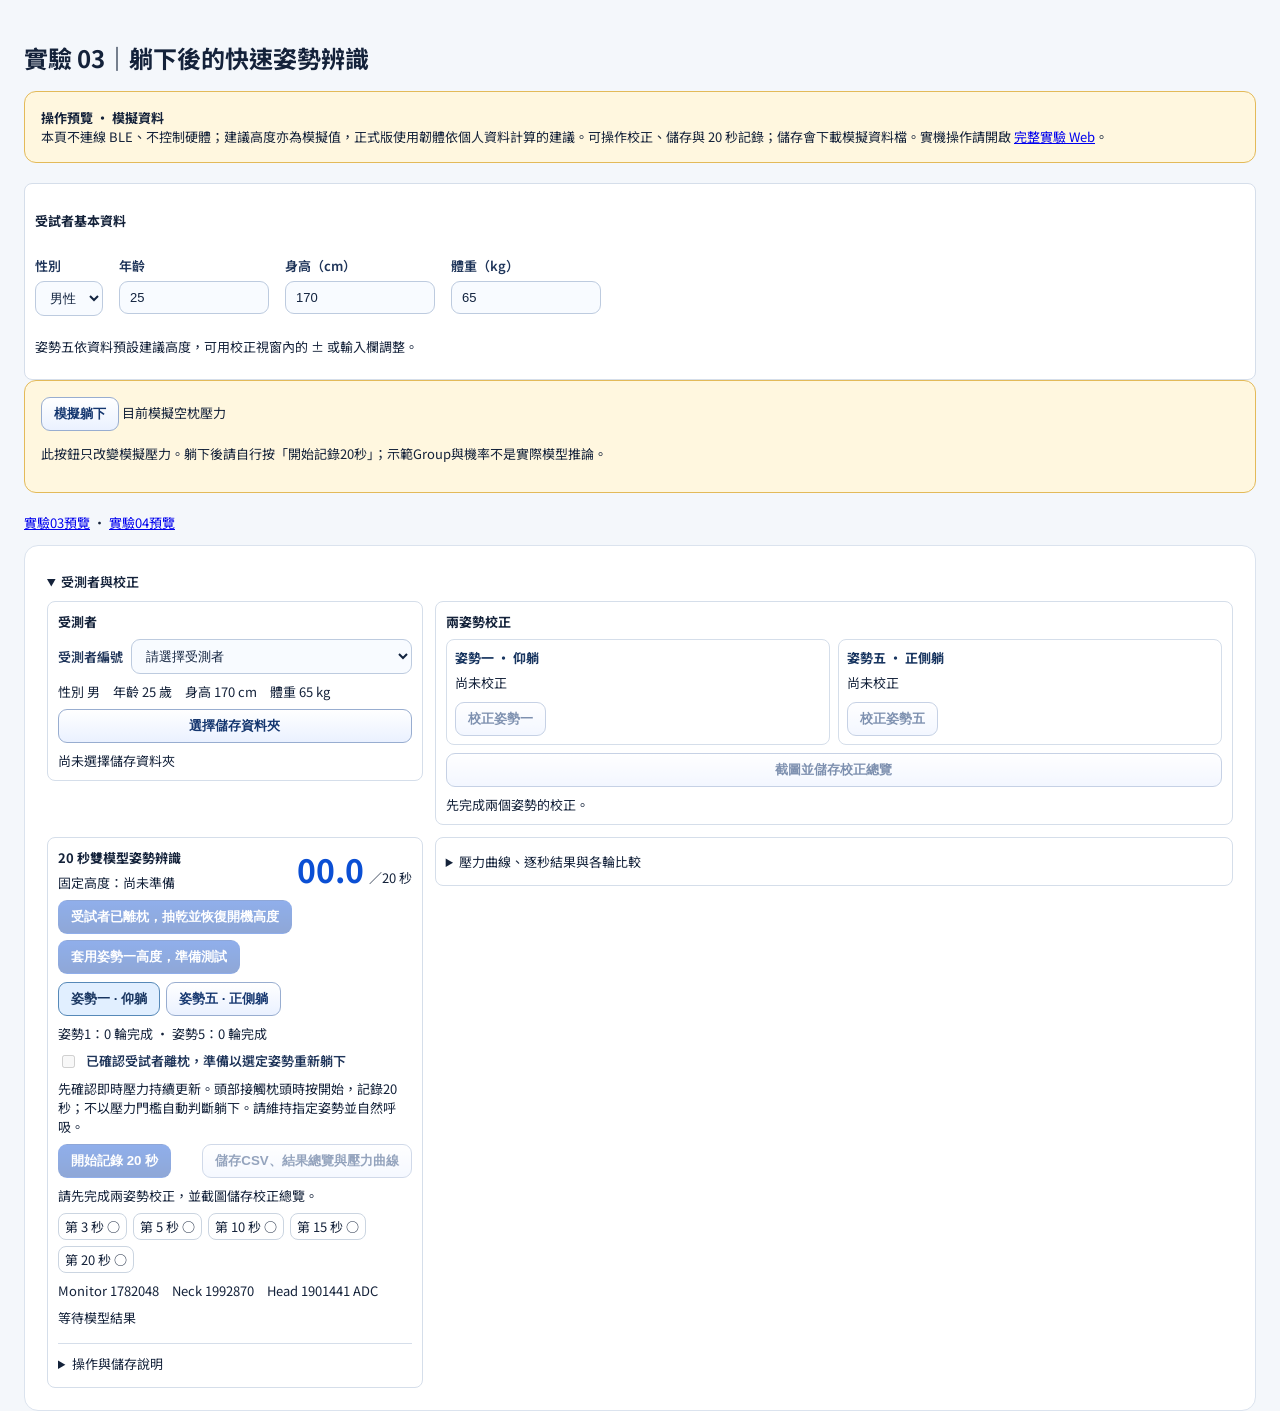
<file: spp3_BLE/preview.html>
<!doctype html><html lang="zh-Hant"><head><meta charset="utf-8"><meta name="viewport" content="width=device-width, initial-scale=1"><title>實驗三 · 操作預覽</title><link rel="stylesheet" href="styles.css"><style>body{padding:24px;background:#f4f7fb}main{max-width:1050px;margin:auto}.preview-banner{padding:16px;border:1px solid #e3ba59;border-radius:12px;background:#fff7df;margin-bottom:20px}.preview-profile{display:flex;gap:16px;flex-wrap:wrap}.preview-profile label{display:flex;flex-direction:column;gap:6px}.preview-profile input,.preview-profile select{max-width:150px}h1{font-size:24px}#previewHost{padding:22px;background:white;border:1px solid #dbe3ee;border-radius:14px}</style></head><body><main><h1>實驗 03｜躺下後的快速姿勢辨識</h1><div class="preview-banner"><strong>操作預覽 · 模擬資料</strong><br>本頁不連線 BLE、不控制硬體；建議高度亦為模擬值，正式版使用韌體依個人資料計算的建議。可操作校正、儲存與 20 秒記錄；儲存會下載模擬資料檔。實機操作請開啟 <a href="index.html">完整實驗 Web</a>。</div><section class="comfort-section"><h4>受試者基本資料</h4><div class="preview-profile"><label>性別<select id="demoGender"><option value="male">男性</option><option value="female">女性</option></select></label><label>年齡<input id="demoAge" type="number" value="25" min="1"></label><label>身高（cm）<input id="demoHeight" type="number" value="170" min="1"></label><label>體重（kg）<input id="demoWeight" type="number" value="65" min="1"></label></div><p>姿勢五依資料預設建議高度，可用校正視窗內的 ± 或輸入欄調整。</p></section><div class="preview-banner"><button type="button" id="demoContact">模擬躺下</button> <span id="demoContactState">目前模擬空枕壓力</span><p>此按鈕只改變模擬壓力。躺下後請自行按「開始記錄20秒」；示範Group與機率不是實際模型推論。</p></div><p><a href="preview.html">實驗03預覽</a> · <a href="preview.html?experiment=04">實驗04預覽</a></p><div id="previewHost"></div></main>	<template id="comfortExperimentTemplate">
		<div class="comfort-experiment">
			<section class="comfort-section">
				<h4>受測者</h4>
				<label for="comfortSubject">受測者編號</label>
				<select id="comfortSubject"><option value="">請選擇受測者</option></select>
				<p id="comfortProfile" class="pressure-field-hint"></p>
				<button type="button" id="comfortFolder" aria-describedby="comfortFolderStatus">選擇儲存資料夾</button>
				<p id="comfortFolderStatus" class="pressure-field-hint" role="status">尚未選擇儲存資料夾</p>
			</section>
			<section class="comfort-section">
				<h4>兩姿勢校正</h4>
				<div class="pressure-calibration-saved">
					<section><h4>姿勢一 · 仰躺</h4><output id="comfortAnchor1">尚未校正</output><button type="button" data-comfort-calibrate="1">校正姿勢一</button></section>
					<section><h4>姿勢五 · 正側躺</h4><output id="comfortAnchor5">尚未校正</output><button type="button" data-comfort-calibrate="5">校正姿勢五</button></section>
				</div>
				<button type="button" id="comfortAnchorShot" disabled>截圖並儲存校正總覽</button>
			</section>
			<section class="comfort-section">
				<h4>方法測試</h4>
				<p id="comfortProgress">姿勢一 0／4 · 姿勢五 0／4</p>
				<div class="comfort-buttons" role="group" aria-label="測試姿勢">
					<button type="button" data-comfort-pose="1" aria-pressed="true">姿勢一</button>
					<button type="button" data-comfort-pose="5" aria-pressed="false">姿勢五</button>
				</div>
				<p class="pressure-field-hint">Monitor 固定 14.5 秒。R／M／A 將目標 ADC 換算為固定充氣時間；負時間的氣囊改用 Head 30 秒／Neck 10 秒備援，超過安全上限則使用 Head 136.132 秒／Neck 50 秒並標記截斷。請先確認離枕，再按方法開始吸乾與充氣。</p>
				<label><input type="checkbox" id="comfortEmptyConfirmed"> 已確認受測者離枕</label>
				<div class="comfort-buttons" role="group" aria-label="支撐方法">
					<button type="button" data-comfort-method="R">R · 論文</button>
					<button type="button" data-comfort-method="M">M · 30 人</button>
					<button type="button" data-comfort-method="A">A · 平均</button>
					<button type="button" data-comfort-method="I">I · 高度</button>
				</div>
				<p id="comfortStatus" class="pressure-field-hint" role="status" aria-live="polite"></p>
				<p id="comfortLive" class="pressure-field-hint"></p>
				<div id="comfortTrial" hidden></div>
				<div class="comfort-buttons">
					<button type="button" class="primary" id="comfortCapture" hidden>記錄空枕壓力</button>
					<button type="button" id="comfortRerecordEmpty" aria-describedby="comfortRerecordHint" hidden>重新記錄空枕壓力</button>
					<button type="button" id="comfortRerecordLoaded" aria-describedby="comfortRerecordHint" hidden>重新記錄躺回壓力</button>
					<button type="button" id="comfortCancel" hidden>取消本次測試</button>
				</div>
				<p id="comfortRerecordHint" class="pressure-field-hint" hidden>重新記錄不重新打氣。重記空枕後需再記躺回並重新評分；已存的 SVG 需再次儲存才會更新。</p>
				<div id="comfortScoreGroup" hidden>
					<label id="comfortScoreLabel" for="comfortScore">滿意度（0–10 分）</label>
					<select id="comfortScore"><option value="">請選擇分數</option></select>
				</div>
				<button type="button" class="primary" id="comfortResultShot" aria-describedby="comfortResultShotHint" disabled>截圖並儲存本次結果</button>
				<p id="comfortResultShotHint" class="pressure-field-hint">選好資料夾、記錄躺回壓力並選擇滿意度後，即可截圖儲存。</p>
			</section>
			<dialog id="comfortCalibration" class="comfort-dialog" aria-labelledby="comfortCalTitle">
				<div class="comfort-dialog-heading">
					<h3 id="comfortCalTitle">姿勢校正</h3>
					<button type="button" id="comfortCalClose" aria-label="關閉校正">×</button>
				</div>
				<p id="comfortCalStatus" class="pressure-field-hint" role="status" aria-live="polite"></p>
				<div class="comfort-height-fields">
					<div>
						<label for="comfortCalHead">頭部目標（cm）</label>
						<div class="pressure-height-stepper">
							<button type="button" data-comfort-step="head:-0.5" aria-label="降低頭部 0.5 cm">−</button>
							<input id="comfortCalHead" type="number" min="7" max="16" step="0.5">
							<button type="button" data-comfort-step="head:0.5" aria-label="升高頭部 0.5 cm">＋</button>
						</div>
					</div>
					<div>
						<label for="comfortCalNeck">頸部目標（cm）</label>
						<div class="pressure-height-stepper">
							<button type="button" data-comfort-step="neck:-0.5" aria-label="降低頸部 0.5 cm">−</button>
							<input id="comfortCalNeck" type="number" min="10" max="14" step="0.5">
							<button type="button" data-comfort-step="neck:0.5" aria-label="升高頸部 0.5 cm">＋</button>
						</div>
					</div>
				</div>
				<p id="comfortCalLive" class="pressure-field-hint"></p>
				<button type="button" id="comfortCalApply">套用高度</button>
				<label><input type="checkbox" id="comfortCalStable"> 已確認指定姿勢、壓力穩定且滿意度 10 分</label>
				<button type="button" class="primary" id="comfortCalSave">校正完成</button>
			</dialog>
		</div>
	</template>
<script src="../chart.umd.min.js"></script><script src="comfort-experiment.js"></script><script src="pose-model.js"></script><script src="rapid-results.js"></script><script src="rapid-experiment.js"></script><script src="occupancy-recorder.js"></script><script src="occupancy-results.js"></script><script src="occupancy-experiment.js"></script><script src="preview.js"></script></body></html>
</file>
<file: spp3_BLE/styles.css>
@import url('https://fonts.googleapis.com/css2?family=Noto+Sans+TC:wght@400;500;700;900&family=IBM+Plex+Mono:wght@400;500&display=swap');

:root {
  --bg: #eef3f9;
  --panel: #ffffff;
  --line: #d5deea;
  --text: #14223a;
  --muted: #5f6f88;
  --primary: #0b4fd4;
  --primary-strong: #083ea7;
  --ok: #00c86f;
  --shadow: 0 14px 30px rgba(7, 32, 73, 0.12);
  --radius: 10px;
  --top-card-height: clamp(140px, 20vh, 170px);
  --log-height: clamp(170px, 28vh, 300px);
  --ui-scale: 1;
  --font-size-adjust: -2px;
  --status-right-col: minmax(300px, 48%);
}

* {
  box-sizing: border-box;
}

html {
  font-size: calc(16px + var(--font-size-adjust));
  height: 100%;
}

body {
  margin: 0;
  padding: 8px;
  background:
    radial-gradient(circle at 18% 12%, #d9ecff 0%, transparent 30%),
    radial-gradient(circle at 95% 92%, #d7f4e7 0%, transparent 22%),
    var(--bg);
  color: var(--text);
  font-family: 'Noto Sans TC', 'Microsoft JhengHei', sans-serif;
  font-size: 1rem;
  zoom: var(--ui-scale);
  height: 100vh;
  height: 100dvh;
  min-height: 0;
  display: grid;
  grid-template-rows: auto minmax(0, 1fr);
  gap: 8px;
  overflow: hidden;
}

@supports not (zoom: 1) {
  body {
    transform: scale(var(--ui-scale));
    transform-origin: top left;
    width: calc(100% / var(--ui-scale));
  }
}

#title {
  display: grid;
  grid-template-columns: minmax(0, 1fr) auto minmax(0, 1fr);
  align-items: center;
  gap: 8px;
  background: linear-gradient(120deg, #0b4fd4 0%, #173f9f 55%, #0e2a68 100%);
  color: #fff;
  font-size: clamp(calc(18px + var(--font-size-adjust)), 1.7vw, calc(32px + var(--font-size-adjust)));
  font-weight: 900;
  height: auto;
  text-align: center;
  padding: 8px 10px;
  border-radius: 12px;
  box-shadow: var(--shadow);
  letter-spacing: 0.04em;
}

#title > span { grid-column: 2; }

.app-layout {
  margin-top: 0;
  display: grid;
  grid-template-columns: minmax(360px, 1fr) 12px minmax(320px, 1fr);
  gap: 0;
  align-items: stretch;
  height: 100%;
  min-height: 0;
  overflow: hidden;
}

.app-layout-splitter {
  position: relative;
  min-width: 12px;
  width: 12px;
  cursor: col-resize;
  user-select: none;
  touch-action: none;
  background: transparent;
  align-self: stretch;
}

.app-layout-splitter::before {
  content: "";
  position: absolute;
  inset: 0;
  margin: auto;
  width: 2px;
  height: calc(100% - 12px);
  border-radius: 999px;
  background: linear-gradient(180deg, rgba(152, 173, 208, 0.18) 0%, rgba(11, 79, 212, 0.35) 50%, rgba(152, 173, 208, 0.18) 100%);
}

.app-layout-splitter::after {
  content: "";
  position: absolute;
  top: 50%;
  left: 50%;
  width: 8px;
  height: 42px;
  transform: translate(-50%, -50%);
  border-radius: 999px;
  background: linear-gradient(180deg, #f7faff 0%, #e4ecfb 100%);
  border: 1px solid #c9d5e6;
  box-shadow: 0 6px 14px rgba(21, 58, 122, 0.1);
}

.app-layout.is-resizing,
.app-layout.is-resizing * {
  cursor: col-resize !important;
}

.left-panel,
.right-panel {
  display: grid;
  gap: 8px;
  min-width: 0;
  min-height: 0;
}

.right-panel {
  overflow-y: auto;
  overflow-x: hidden;
  grid-template-rows: auto auto;
  align-content: start;
  padding-right: 2px;
  scrollbar-gutter: stable;
}

.right-panel::-webkit-scrollbar {
  width: 10px;
}

.right-panel::-webkit-scrollbar-thumb {
  background: #9fb2d1;
  border-radius: 999px;
  border: 2px solid #eef3f9;
}

.app-layout.charts-collapsed {
  grid-template-columns: minmax(360px, 1fr) 12px minmax(300px, 0.46fr);
}

.left-panel {
  grid-template-columns: 1fr 1fr;
  grid-template-areas:
    "card1 card1"
    "card2 card2"
    "card3 card3"
    "card4 card4"
    "card5 card5"
    "experiment experiment"
    "message-log message-log";
  grid-template-rows: repeat(7, max-content);
  align-content: start;
  align-items: stretch;
}

.left-panel > .panel-card:nth-child(1) { grid-area: card1; }
.left-panel > .panel-card:nth-child(2) { grid-area: card2; }
.left-panel > .panel-card:nth-child(3) { grid-area: card3; }
.left-panel > .panel-card:nth-child(4) { grid-area: card4; }
.left-panel > .panel-card:nth-child(5) { grid-area: card5; }
.left-panel > .experiment-hub-card { grid-area: experiment; }
.left-panel > .message-log-card { grid-area: message-log; }


.panel-card,
.chart-card {
  background: var(--panel);
  border: 1px solid var(--line);
  border-radius: var(--radius);
  box-shadow: var(--shadow);
  padding: 10px;
}

.left-panel > .panel-card {
  overflow: visible;
  min-height: 0;
  width: 100%;
}

.panel-card h2 {
  margin: 0 0 8px;
  font-size: calc(18px + var(--font-size-adjust));
  color: #143265;
  border-left: 4px solid var(--primary);
  padding-left: 8px;
}

.left-panel > .panel-card:nth-child(1),
.left-panel > .panel-card:nth-child(2),
.left-panel > .panel-card:nth-child(3),
.left-panel > .panel-card:nth-child(4),
.left-panel > .panel-card:nth-child(5) {
  min-height: 0;
}

.left-panel > .panel-card:nth-child(1) {
  min-height: max-content;
}

.left-panel > .panel-card:nth-child(3) {
  min-height: max-content;
  height: max-content;
  align-self: start;
}

.left-panel > .panel-card:nth-child(4),
.left-panel > .panel-card:nth-child(5),
.left-panel > .experiment-hub-card,
.left-panel > .message-log-card {
  min-height: max-content;
  align-self: start;
}

.field-grid {
  display: grid;
  grid-template-columns: 1fr 1fr;
  gap: 6px 8px;
  margin-bottom: 8px;
}

.field-row {
  display: grid;
  grid-template-columns: 1fr auto;
  gap: 6px;
  margin-bottom: 6px;
}

label {
  font-weight: 600;
  color: #1f355a;
}

input[type="text"],
input[type="number"],
select {
  width: 100%;
  border: 1px solid #bdcbdf;
  border-radius: 9px;
  padding: 8px 10px;
  font-size: calc(15px + var(--font-size-adjust));
  background: #f8fbff;
  color: #12233f;
}

#systemStateDisplay {
  text-align: left;
  margin: 0;
}

button {
  border: 1px solid #98add0;
  border-radius: 9px;
  background: linear-gradient(180deg, #ffffff 0%, #eaf1ff 100%);
  color: #14366f;
  padding: 7px 12px;
  font-weight: 700;
  cursor: pointer;
  transition: transform 0.1s ease, box-shadow 0.2s ease;
}

button:hover {
  transform: translateY(-1px);
  box-shadow: 0 8px 16px rgba(11, 79, 212, 0.2);
}

button:active {
  transform: translateY(0);
}

button.primary {
  background: linear-gradient(180deg, var(--primary) 0%, var(--primary-strong) 100%);
  color: #fff;
  border-color: transparent;
}

button:disabled {
  cursor: not-allowed;
  opacity: 0.55;
  transform: none;
  box-shadow: none;
}

button.full {
  width: 100%;
}

.button-row {
  display: grid;
  grid-template-columns: repeat(auto-fit, minmax(0, 1fr));
  gap: 6px;
  margin-bottom: 6px;
}

.form-group {
  display: grid;
  grid-template-columns: auto 1fr;
  align-items: center;
  gap: 4px 6px;
  margin-bottom: 6px;
}

.form-group input[type="radio"] {
  width: auto;
  margin: 0 2px 0 0;
}

#userForm .gender-group {
  grid-template-columns: auto 1fr;
  align-items: center;
}

#userForm .gender-label {
  font-weight: 600;
  color: #1f355a;
}

#userForm .gender-options {
  display: flex;
  align-items: center;
  gap: 18px;
  flex-wrap: wrap;
}

#userForm .gender-options label {
  display: inline-flex;
  align-items: center;
  gap: 6px;
  margin: 0;
}

#userForm .gender-options input[type="radio"] {
  margin: 0;
}

.indicator-container {
  display: grid;
  grid-template-columns: repeat(6, 1fr);
  gap: 4px;
  margin-bottom: 8px;
}

.device-main-row {
  display: grid;
  grid-template-columns: minmax(260px, 0.72fr) minmax(0, 1fr);
  gap: 8px;
  align-items: center;
  margin-bottom: 8px;
}

.connection-actions,
.status-card .status-actions,
.device-state-strip,
.device-detail-row {
  min-width: 0;
}

.connection-actions {
  display: grid;
  grid-template-columns: repeat(2, minmax(0, 1fr));
  gap: 6px;
}

.connection-actions button {
  min-height: 36px;
}

.device-state-strip {
  display: grid;
  grid-template-columns: auto minmax(96px, 0.5fr) minmax(0, 1fr);
  gap: 6px;
  align-items: center;
}

.device-state-strip label {
  font-size: calc(14px + var(--font-size-adjust));
  white-space: nowrap;
}

.device-state-strip #systemStateDisplay {
  padding: 7px 9px;
}

.status-card .indicator-container {
  display: flex;
  gap: 5px;
  margin-bottom: 0;
  justify-content: flex-start;
  flex-wrap: wrap;
}

.status-card .indicator {
  width: 32px;
  height: 32px;
  flex: 0 0 32px;
}

.status-card .status-actions {
  display: grid;
  grid-column: 1 / -1;
  grid-template-columns: repeat(2, minmax(0, 1fr));
  gap: 6px;
}

.status-card .status-actions button {
  padding: 6px 10px;
  justify-self: stretch;
  white-space: nowrap;
}

.device-detail-row {
  display: grid;
  grid-template-columns: minmax(0, 1fr);
  gap: 6px;
}

.advanced-command-details,
.manual-control-block {
  border: 1px solid #d4deeb;
  border-radius: 8px;
  padding: 8px;
  background: #f8fbff;
}

.advanced-command-details > summary {
  display: grid;
  grid-template-columns: minmax(0, 1fr) auto;
  align-items: center;
  gap: 8px;
  cursor: pointer;
  font-weight: 700;
  color: #183560;
}

.advanced-command-details > summary span:first-child::before {
  content: "▸ ";
}

.mini-command-guide {
  border-radius: 999px;
  padding: 4px 10px;
  font-size: calc(12px + var(--font-size-adjust));
  line-height: 1.2;
}

.advanced-command-details[open] > summary {
  margin-bottom: 8px;
}

.advanced-command-details[open] > summary span:first-child::before {
  content: "▾ ";
}

.advanced-command-details .field-row {
  margin-bottom: 6px;
}

.indicator {
  width: 34px;
  height: 34px;
  border-radius: 50%;
  background-color: #96a4bf;
  border: 1px solid #667693;
  display: flex;
  align-items: center;
  justify-content: center;
  color: #fff;
  font-size: calc(12px + var(--font-size-adjust));
  font-weight: 700;
  font-family: 'IBM Plex Mono', monospace;
}

.indicator.on {
  background-color: var(--ok);
  box-shadow: 0 0 10px rgba(0, 200, 111, 0.7);
}

.command-guide-dialog {
  width: min(980px, calc(100vw - 28px));
  max-height: min(760px, calc(100vh - 28px));
  border: 1px solid #9fb2d1;
  border-radius: 12px;
  padding: 0;
  color: var(--text);
  box-shadow: 0 24px 60px rgba(7, 32, 73, 0.25);
}

.command-guide-dialog::backdrop {
  background: rgba(5, 13, 31, 0.42);
}

.command-guide-head {
  display: grid;
  grid-template-columns: minmax(0, 1fr) auto;
  gap: 8px;
  align-items: center;
  padding: 12px 14px;
  border-bottom: 1px solid var(--line);
  background: #f8fbff;
}

.command-guide-head h2 {
  margin: 0;
  color: #143265;
}

.command-guide-body {
  padding: 14px;
  max-height: calc(min(760px, 100vh - 28px) - 62px);
  overflow: auto;
}

.command-guide-body section {
  margin-bottom: 16px;
}

.command-guide-body h3 {
  margin: 0 0 8px;
  color: #183560;
}

.command-table {
  display: grid;
  grid-template-columns: minmax(160px, 0.9fr) minmax(220px, 1.2fr) minmax(180px, 1fr);
  border: 1px solid #d4deeb;
  border-radius: 8px;
  overflow: hidden;
}

.command-table > * {
  padding: 7px 8px;
  border-right: 1px solid #d4deeb;
  border-bottom: 1px solid #d4deeb;
  min-width: 0;
}

.command-table > *:nth-child(3n) {
  border-right: 0;
}

.command-table > *:nth-child(-n + 3) {
  background: #eaf1ff;
  color: #14366f;
  font-weight: 800;
}

.command-table code {
  font-family: 'IBM Plex Mono', monospace;
  white-space: normal;
  word-break: break-word;
}

.command-note {
  margin: 8px 0 0;
  color: var(--muted);
  font-weight: 700;
}

#serial_status {
  height: var(--log-height);
  min-height: var(--log-height);
  max-height: var(--log-height);
  border: 1px solid #afc0da;
  border-radius: 10px;
  overflow-y: auto;
  overflow-x: hidden;
  background: #0f1b31;
  color: #c8ffd7;
  padding: 8px;
  font-family: 'IBM Plex Mono', monospace;
  line-height: 1.45;
  word-break: break-word;
}

.monitor-current-grid {
  display: grid;
  grid-template-columns: repeat(3, minmax(0, 1fr));
  gap: 8px;
  margin-bottom: 8px;
}

.monitor-tile {
  border: 1px solid #d4deeb;
  border-radius: 8px;
  padding: 8px;
  background: #f8fbff;
  min-width: 0;
}

.monitor-label {
  color: #1f355a;
  font-weight: 700;
  margin-bottom: 4px;
}

.monitor-value {
  color: #0f1b31;
  font-family: 'IBM Plex Mono', monospace;
  font-weight: 700;
  font-size: calc(15px + var(--font-size-adjust));
  word-break: break-word;
}

.monitor-log {
  height: clamp(120px, 18vh, 220px);
  min-height: clamp(120px, 18vh, 220px);
  max-height: clamp(120px, 18vh, 220px);
  border: 1px solid #afc0da;
  border-radius: 10px;
  overflow-y: auto;
  overflow-x: hidden;
  background: #0f1b31;
  color: #c8ffd7;
  padding: 8px;
  font-family: 'IBM Plex Mono', monospace;
  line-height: 1.45;
  word-break: break-word;
}

.capture-status-banner {
  display: flex;
  align-items: center;
  min-height: 44px;
  padding: 8px 12px;
  margin-bottom: 12px;
  border-radius: 12px;
  border: 1px solid #d8c277;
  background: linear-gradient(180deg, #fff4c8 0%, #ffefaf 100%);
  color: #7b5810;
  font-size: calc(14px + var(--font-size-adjust));
  font-weight: 800;
}

.capture-status-banner.info {
  border-color: #b9ccec;
  background: linear-gradient(180deg, #eff6ff 0%, #e0edff 100%);
  color: #1d4f97;
}

.capture-status-banner.ok {
  border-color: #abd9ba;
  background: linear-gradient(180deg, #ecfbf2 0%, #dff7e8 100%);
  color: #13683a;
}

.capture-status-banner.error {
  border-color: #e3b3b3;
  background: linear-gradient(180deg, #fff3f3 0%, #ffe5e5 100%);
  color: #9b2c2c;
}

/* ── New single-column stack layout ── */
.capture-wizard-stack {
  display: grid;
  gap: 10px;
}

.capture-wizard-card {
  min-width: 0;
  container-type: inline-size;
}

/* Settings horizontal toolbar */
.capture-settings-bar {
  background: var(--panel);
  border: 1px solid #d8e2ef;
  border-radius: 8px;
  padding: 6px 10px;
  min-height: 60px;
  box-shadow: 0 2px 8px rgba(10, 45, 95, 0.04);
}

/* ── Settings Toolbar (VS Code style single row) ── */
.capture-config-toolbar {
  display: flex;
  align-items: center;
  gap: 10px;
  width: 100%;
  min-height: 44px;
}

.capture-bar-field {
  display: flex;
  flex-direction: row;
  align-items: center;
  flex: 0 0 auto;
}

.capture-config-toolbar select {
  padding: 0 12px;
  height: 40px;
  border: 1px solid #d8e2ef;
  border-radius: 6px;
  font-size: 14px;
  background: white;
  color: #102443;
  flex-shrink: 0;
}

/* Specific select widths */
#captureSubjectSelect { width: 140px; }
#captureAplSelect { width: 160px; }

.capture-toolbar-folder {
  display: flex;
  align-items: center;
  height: 40px;
  width: 180px;
  padding: 0 10px;
  border: 1px solid #d8e2ef;
  border-radius: 6px;
  background: white;
  cursor: pointer;
  flex-shrink: 0;
  color: #102443;
  transition: background 0.2s, border-color 0.2s;
}

.capture-toolbar-path {
  flex: 1;
  font-size: 14px;
  color: #102443;
  white-space: nowrap;
  overflow: hidden;
  text-overflow: ellipsis;
  font-family: 'IBM Plex Mono', monospace;
  min-width: 0;
}

.capture-toolbar-folder:hover {
  background: #f8fbff;
  border-color: #b8c9e1;
}

.capture-toolbar-start-btn {
  height: 44px;
  width: 104px;
  min-width: 104px;
  font-size: 15px;
  font-weight: 700;
  border-radius: 6px;
  background: var(--primary);
  color: white;
  border: none;
  cursor: pointer;
  transition: all 0.2s;
  flex-shrink: 0;
}
.capture-toolbar-start-btn:hover {
  background: #0d2a5c;
}

/* Collapsed summary: horizontal flex */
.capture-bar-summary {
  display: grid;
  grid-template-columns: minmax(0, 1fr) 104px;
  align-items: center;
  gap: 10px;
  font-size: calc(13px + var(--font-size-adjust));
  font-weight: 700;
  color: #35506f;
}

.capture-bar-summary-text {
  color: #5f6f88;
  min-width: 0;
  white-space: nowrap;
  overflow: hidden;
  text-overflow: ellipsis;
}

.capture-bar-summary-text strong {
  color: #102443;
  font-family: 'IBM Plex Mono', monospace;
  font-weight: 800;
}

.capture-bar-sum-item strong {
  color: #102443;
  font-family: 'IBM Plex Mono', monospace;
  font-weight: 800;
}

.capture-bar-sep {
  color: #c0cdd9;
  font-weight: 400;
}

.capture-bar-summary .capture-secondary-btn {
  width: 104px;
  min-width: 104px;
  min-height: 44px;
  padding: 0 12px;
  font-size: calc(13px + var(--font-size-adjust));
  justify-self: end;
}

.capture-wizard-controls,
.capture-execution-panel {
  min-width: 0;
}

.capture-wizard-controls {
  display: grid;
  gap: 8px;
}

.capture-control-card {
  border: 1px solid #d8e2ef;
  border-radius: 14px;
  background: linear-gradient(180deg, #ffffff 0%, #f7faff 100%);
  padding: 10px;
  box-shadow: 0 4px 12px rgba(10, 45, 95, 0.04);
}

.capture-settings-card {
  display: grid;
  gap: 8px;
}

.capture-config-body {
  display: grid;
  gap: 12px;
}

.capture-config-body.is-collapsed,
.capture-config-toolbar.is-collapsed {
  display: none;
}

.capture-config-summary {
  display: grid;
  gap: 10px;
}

.capture-config-summary.is-collapsed {
  display: none;
}

.capture-summary-row {
  display: grid;
  gap: 4px;
}

.capture-summary-row span {
  color: #5a7091;
  font-size: calc(12px + var(--font-size-adjust));
  font-weight: 800;
}

.capture-summary-row strong {
  color: #102443;
  font-family: 'IBM Plex Mono', monospace;
  font-size: calc(14px + var(--font-size-adjust));
  font-weight: 800;
  word-break: break-word;
}

.capture-step-label {
  color: #4f70a3;
  font-size: calc(12px + var(--font-size-adjust));
  font-weight: 900;
  letter-spacing: 0.04em;
  text-transform: uppercase;
  margin-bottom: 4px;
}

.capture-card-title {
  color: #14356f;
  font-size: calc(15px + var(--font-size-adjust));
  font-weight: 900;
  margin-bottom: 8px;
}

.capture-field {
  display: grid;
  gap: 6px;
}

.capture-folder-row {
  display: grid;
  grid-template-columns: 1fr;
  gap: 8px;
  align-items: start;
}

.capture-folder-path {
  min-height: 0;
  border: 1px solid #e3ebf5;
  border-radius: 10px;
  padding: 8px 10px;
  background: #f8fbff;
  color: #365578;
  font-family: 'IBM Plex Mono', monospace;
  font-size: calc(12px + var(--font-size-adjust));
  line-height: 1.45;
  word-break: break-word;
}

.capture-folder-hint {
  margin-top: 8px;
  color: #4d6488;
  font-size: calc(12px + var(--font-size-adjust));
  font-weight: 600;
  line-height: 1.45;
}

.capture-inline-help {
  display: inline-flex;
  align-items: center;
  justify-content: center;
  width: 18px;
  height: 18px;
  margin-left: 4px;
  border-radius: 999px;
  background: #e8f0ff;
  color: #234d94;
  font-size: calc(11px + var(--font-size-adjust));
  font-weight: 900;
  cursor: help;
}

.capture-action-row {
  display: grid;
  grid-template-columns: minmax(0, 1.2fr) minmax(120px, 0.8fr);
  gap: 10px;
  align-items: stretch;
}

.capture-start-btn {
  width: 100%;
  min-height: 46px;
  font-size: calc(16px + var(--font-size-adjust));
  font-weight: 900;
}

.capture-secondary-btn {
  min-height: 38px;
  background: linear-gradient(180deg, #f8fbff 0%, #edf2f8 100%);
  border-color: #c9d5e6;
  color: #617290;
  box-shadow: none;
}

.capture-score-field {
  margin-bottom: 0;
}

.capture-score-field label {
  font-size: calc(18px + var(--font-size-adjust));
  color: #5f6f88;
  font-weight: 700;
}

.capture-score-field select {
  padding: 5px 8px;
  font-size: calc(18px + var(--font-size-adjust));
}

.capture-ack {
  margin-top: 0;
  min-height: 0;
  font-size: calc(14px + var(--font-size-adjust));
}

.capture-execution-panel {
  display: grid;
  gap: 8px;
}

.capture-preview {
  display: grid;
  gap: 7px;
  border: 1px solid #d7e4f7;
  border-radius: 16px;
  background:
    linear-gradient(135deg, rgba(11, 79, 212, 0.04) 0%, rgba(255, 255, 255, 0.98) 48%),
    linear-gradient(180deg, #ffffff 0%, #f3f7ff 100%);
  padding: 10px;
  box-shadow: 0 6px 16px rgba(21, 58, 122, 0.04);
}

.capture-next-shot-card {
  display: grid;
  gap: 4px;
  padding: 8px 12px;
  border-radius: 14px;
  background: linear-gradient(180deg, rgba(14, 68, 173, 0.08) 0%, rgba(255, 255, 255, 0.98) 100%);
  border: 1px solid rgba(23, 63, 159, 0.12);
}

.capture-next-shot-header {
  display: flex;
  flex-direction: row;
  align-items: center;
  gap: 10px;
  flex-wrap: nowrap;
}

.capture-next-shot-info {
  display: flex;
  flex-direction: column;
  gap: 1px;
  flex: 1 1 0;
  min-width: 0;
}

.capture-shot-integrated {
  display: flex;
  flex-direction: row;
  align-items: flex-end;
  gap: 8px;
  flex-shrink: 0;
}

.capture-next-shot-label {
  color: #395f9e;
  font-size: calc(18px + var(--font-size-adjust));
  font-weight: 800;
}

.capture-next-shot-pose {
  color: #12306a;
  font-size: clamp(24px, 2.1vw, 30px);
  font-weight: 900;
  line-height: 1.15;
  letter-spacing: 0.02em;
  white-space: nowrap;
  overflow: hidden;
  text-overflow: ellipsis;
}

.capture-next-shot-detail {
  color: #244265;
  font-size: calc(18px + var(--font-size-adjust));
  font-weight: 700;
}

/* ── Progress card ── */
.capture-progress-card {
  border: 1px solid rgba(20, 50, 101, 0.12);
  border-radius: 12px;
  background: rgba(255, 255, 255, 0.9);
  padding: 8px 12px;
}

.capture-progress-top {
  display: flex;
  align-items: center;
  justify-content: space-between;
  gap: 8px;
  margin-bottom: 6px;
}

.capture-section-title {
  color: #244265;
  font-size: calc(13px + var(--font-size-adjust));
  font-weight: 800;
  text-transform: none;
  letter-spacing: 0.01em;
}

.capture-progress-text {
  color: #13387a;
  font-family: 'IBM Plex Mono', monospace;
  font-size: calc(15px + var(--font-size-adjust));
  font-weight: 800;
}

.capture-progress-bar {
  height: 7px;
  margin-bottom: 8px;
  border-radius: 999px;
  background: #deebff;
  overflow: hidden;
}

.capture-progress-bar-fill {
  height: 100%;
  width: 0%;
  border-radius: inherit;
  background: linear-gradient(90deg, #0b4fd4 0%, #2e75ff 100%);
  transition: width 0.2s ease;
}

/* ── Step list: plain text, compact ── */
.capture-step-list {
  display: flex;
  flex-direction: column;
  gap: 2px;
  max-height: 210px;
  overflow-y: auto;
  overflow-x: hidden;
  padding-right: 4px;
  scroll-behavior: smooth;
}

.capture-step-list::-webkit-scrollbar {
  width: 8px;
}

.capture-step-list::-webkit-scrollbar-track {
  background: rgba(20, 50, 101, 0.05);
  border-radius: 999px;
}

.capture-step-list::-webkit-scrollbar-thumb {
  background: rgba(11, 79, 212, 0.28);
  border-radius: 999px;
}

.capture-step-list::-webkit-scrollbar-thumb:hover {
  background: rgba(11, 79, 212, 0.42);
}

.capture-step-btn {
  display: flex;
  align-items: center;
  gap: 6px;
  padding: 3px 6px;
  border: none;
  background: none;
  border-radius: 6px;
  font-size: calc(14px + var(--font-size-adjust));
  font-weight: 700;
  cursor: default;
  white-space: normal;
  text-align: left;
  color: #5f6f88;
}

.capture-step-mark {
  font-size: calc(13px + var(--font-size-adjust));
  line-height: 1;
  flex-shrink: 0;
}

.capture-step-copy {
  display: flex;
  align-items: center;
  gap: 4px;
}

.capture-step-copy strong {
  color: inherit;
  font-size: calc(14px + var(--font-size-adjust));
  font-weight: 700;
}

.capture-step-copy small {
  display: none;
}

.capture-step-btn.capture-step-active {
  color: #0b4fd4;
  font-weight: 900;
  background: rgba(11, 79, 212, 0.07);
}

.capture-step-btn.capture-step-active .capture-step-mark {
  color: #0b4fd4;
}

.capture-step-btn.capture-step-done {
  color: #0f6b33;
}

.capture-step-btn.capture-step-done .capture-step-mark {
  color: #0f6b33;
}

.capture-step-btn.capture-step-disabled {
  color: #9eb0c8;
}

/* ── Live sensor data: unified single card, 4 columns ── */
.capture-live-unified {
  display: grid;
  grid-template-columns: repeat(4, minmax(0, 1fr));
  gap: 0;
  border: 1px solid rgba(20, 50, 101, 0.12);
  border-radius: 10px;
  background: rgba(255, 255, 255, 0.9);
  overflow: hidden;
}

.capture-live-col {
  padding: 7px 10px;
  border-right: 1px solid rgba(20, 50, 101, 0.08);
  min-width: 0;
}

.capture-live-col:last-child {
  border-right: none;
}

.capture-live-col span {
  display: block;
  color: #4d6488;
  font-size: calc(18px + var(--font-size-adjust));
  font-weight: 800;
  margin-bottom: 4px;
  white-space: nowrap;
  overflow: hidden;
  text-overflow: ellipsis;
}

.capture-live-col strong {
  display: block;
  color: #102443;
  font-family: 'IBM Plex Mono', monospace;
  font-size: calc(20px + var(--font-size-adjust));
  font-weight: 800;
  word-break: break-word;
}

/* ── Height info: unified single card, left-right ── */
.capture-height-unified {
  display: grid;
  grid-template-columns: 1fr auto 1fr;
  gap: 0;
  border: 1px solid rgba(20, 50, 101, 0.12);
  border-radius: 10px;
  background: rgba(255, 255, 255, 0.9);
  overflow: hidden;
}

.capture-height-col {
  padding: 7px 12px;
}

.capture-height-divider {
  width: 1px;
  background: rgba(20, 50, 101, 0.1);
  align-self: stretch;
}

.capture-height-line {
  display: flex;
  justify-content: space-between;
  gap: 8px;
  margin-top: 5px;
  color: #30517f;
  font-size: calc(18px + var(--font-size-adjust));
  font-weight: 700;
}

.capture-height-line strong {
  color: #102443;
  font-family: 'IBM Plex Mono', monospace;
  font-size: calc(20px + var(--font-size-adjust));
}

/* ── Meta row: downgraded to single inline line ── */
.capture-meta-row {
  display: flex;
  align-items: center;
  flex-wrap: wrap;
  gap: 4px 8px;
  padding: 4px 2px;
  color: #5f6f88;
  font-size: calc(18px + var(--font-size-adjust));
  font-weight: 700;
}

.capture-meta-item strong {
  color: #102443;
  font-family: 'IBM Plex Mono', monospace;
  font-size: calc(18px + var(--font-size-adjust));
  font-weight: 800;
}

.capture-meta-sep {
  color: #c0cdd9;
  font-weight: 400;
}

.capture-meta-sep--right {
  margin-left: auto;
}

.capture-retake-mini {
  padding: 3px 10px;
  font-size: calc(13px + var(--font-size-adjust));
  font-weight: 700;
  border-radius: 8px;
  background: #f8fbff;
  border-color: #c9d5e6;
  color: #617290;
  box-shadow: none;
}

/* ── Recent screenshot: single line ── */
.capture-recent-row {
  font-size: calc(18px + var(--font-size-adjust));
  color: #5f6f88;
  padding: 2px 2px 0;
  white-space: normal;
  overflow-wrap: anywhere;
}

.capture-recent-label {
  font-weight: 700;
}

.capture-recent-file {
  font-family: 'IBM Plex Mono', monospace;
  font-weight: 700;
  color: #102443;
}

.capture-shot-btn {
  flex-shrink: 0;
  min-height: 36px;
  padding: 6px 16px;
  font-size: calc(13px + var(--font-size-adjust));
  font-weight: 900;
  white-space: nowrap;
}

.scroll-options {
  margin: 6px 0;
  color: var(--muted);
  display: flex;
  gap: 8px;
}

.accordion-header {
  display: grid;
  grid-template-columns: minmax(0, 1fr) auto;
  align-items: center;
  gap: 8px;
  margin-bottom: 8px;
}

.accordion-actions {
  display: flex;
  align-items: center;
  gap: 8px;
}

.accordion-header h2 {
  margin-bottom: 0;
}

.accordion-toggle {
  min-width: 72px;
  padding: 5px 10px;
}

.accordion-toggle-secondary {
  min-width: 88px;
  background: #f8fbff;
  color: #244265;
  border-color: #c5d4ea;
  box-shadow: none;
}

.accordion-toggle-secondary:hover {
  background: #eef5ff;
}

.accordion-body {
  display: block;
}

.accordion-body.is-collapsed {
  display: none;
}

.experiment-hub-card {
  container: experiment-hub / inline-size;
}

.experiment-hub-card > .accordion-header {
  margin-bottom: 0;
}

.experiment-hub-card > .accordion-body {
  padding-top: 8px;
}

.experiment-hub-card > .accordion-body:not(.is-collapsed) {
  display: grid;
  gap: 8px;
}

.experiment-navigation {
  display: grid;
  grid-template-columns: auto minmax(0, 1fr) auto;
  align-items: center;
  gap: 8px;
}

.experiment-navigation button {
  min-width: 36px;
  min-height: 32px;
  padding: 2px 10px;
  font-size: calc(24px + var(--font-size-adjust));
  line-height: 1;
}

#experimentCounter {
  text-align: center;
  color: #183560;
  font-weight: 700;
  font-variant-numeric: tabular-nums;
}

.experiment-title {
  margin: 0;
  color: #143265;
  font-size: calc(17px + var(--font-size-adjust));
  font-weight: 700;
  text-align: center;
  overflow-wrap: anywhere;
}

.experiment-select-row {
  display: grid;
  grid-template-columns: auto minmax(0, 1fr);
  align-items: center;
  gap: 6px 8px;
}

.experiment-select-row select {
  min-width: 0;
}

.experiment-status-row {
  display: flex;
  align-items: center;
  flex-wrap: wrap;
  gap: 6px;
}

.experiment-content {
  min-width: 0;
  border-top: 1px solid var(--line);
  padding-top: 8px;
  overflow-wrap: anywhere;
}

.experiment-content-heading {
  margin: 0 0 8px;
  color: #183560;
  font-size: calc(15px + var(--font-size-adjust));
}

#experimentView > :first-child {
  margin-top: 0;
}

#experimentView > :last-child {
  margin-bottom: 0;
}

.experiment-hint {
  margin: 0;
  color: var(--muted);
  font-size: calc(13px + var(--font-size-adjust));
  line-height: 1.5;
  overflow-wrap: anywhere;
}

.experiment-controls {
  margin-bottom: 0;
}

.experiment-hub-card .pill-error {
  background: #ffe8e8;
  border-color: #e5a6a6;
  color: #9b2525;
}

.pressure-experiment {
  display: grid;
  gap: 8px;
  min-width: 0;
}

.pressure-experiment p,
.pressure-experiment dl {
  margin: 0;
}

.pressure-experiment .pressure-purpose {
  color: #183560;
  line-height: 1.5;
}

.pressure-experiment .pressure-run-settings {
  display: grid;
  grid-template-columns: repeat(2, minmax(0, 1fr));
  gap: 8px;
  min-width: 0;
  min-inline-size: 0;
  width: 100%;
  margin: 0;
  padding: 8px;
  border: 1px solid var(--line);
  border-radius: 8px;
  background: #f8fbff;
}

.pressure-experiment legend {
  padding: 0 4px;
  color: #183560;
  font-weight: 700;
}

.pressure-experiment .pressure-field {
  display: grid;
  gap: 4px;
  min-width: 0;
  align-content: start;
}

.pressure-experiment .pressure-field-wide {
  grid-column: 1 / -1;
}

.pressure-experiment input,
.pressure-experiment select,
.pressure-experiment textarea {
  min-width: 0;
  max-width: 100%;
}

.pressure-experiment textarea {
  width: 100%;
  resize: vertical;
  border: 1px solid #bdcbdf;
  border-radius: 9px;
  padding: 8px 10px;
  background: #f8fbff;
  color: var(--text);
  font: inherit;
}

.pressure-experiment .pressure-field-hint {
  color: var(--muted);
  font-size: calc(13px + var(--font-size-adjust));
  line-height: 1.5;
  overflow-wrap: anywhere;
}

.pressure-experiment .pressure-setup-confirm {
  display: flex;
  align-items: flex-start;
  gap: 6px;
  line-height: 1.5;
}

.pressure-experiment input[type="checkbox"] {
  flex: 0 0 auto;
  width: auto;
  margin: 3px 0 0;
}

.pressure-experiment .pressure-warning {
  padding: 6px 8px;
  border: 1px solid #e8c990;
  border-radius: 8px;
  background: #fff2dc;
  color: #8a5b0b;
  line-height: 1.5;
}

.pressure-experiment .pressure-warning:empty {
  display: none;
}

.pressure-experiment .pressure-live-grid {
  display: grid;
  grid-template-columns: repeat(3, minmax(0, 1fr));
  gap: 6px;
  min-width: 0;
}

.pressure-experiment .pressure-live-grid > div {
  min-width: 0;
  padding: 6px 8px;
  border: 1px solid var(--line);
  border-radius: 8px;
  background: #f8fbff;
}

.pressure-experiment .pressure-live-grid dt {
  color: var(--muted);
  font-size: calc(12px + var(--font-size-adjust));
  line-height: 1.4;
}

.pressure-experiment .pressure-live-grid dd {
  margin: 4px 0 0;
  color: #183560;
  font-family: 'IBM Plex Mono', monospace;
  font-weight: 700;
  overflow-wrap: anywhere;
}

.pressure-experiment .pressure-chart-wrap,
.rapid-test .pressure-chart-wrap {
  position: relative;
  min-width: 0;
  height: 220px;
  padding: 6px;
  border: 1px solid var(--line);
  border-radius: 8px;
  background: var(--panel);
}

.pressure-height-stepper {
  display: grid;
  grid-template-columns: auto minmax(0, 1fr) auto;
  gap: 4px;
}

.comfort-experiment, .comfort-section, .comfort-dialog[open] {
  display: grid;
  gap: 8px;
  min-width: 0;
}

.comfort-experiment h4, .comfort-experiment p, .comfort-dialog h3 {
  margin: 0;
}

.comfort-section {
  padding: 10px;
  border: 1px solid var(--line);
  border-radius: 8px;
  background: var(--panel);
}

.comfort-section .pressure-calibration-saved button {
  display: block;
  margin-top: 8px;
}

.comfort-buttons, .comfort-dialog-heading {
  display: flex;
  flex-wrap: wrap;
  align-items: center;
  gap: 6px;
}

.comfort-buttons button[aria-pressed="true"] {
  background: #e1efff;
  border-color: #5689b8;
  color: #183560;
}

.comfort-dialog {
  box-sizing: border-box;
  width: min(540px, calc(100% - 20px));
  max-height: calc(100% - 20px);
  overflow: auto;
  border: 1px solid var(--line);
  border-radius: 10px;
  padding: 14px;
  color: inherit;
  background: var(--panel);
}

.comfort-dialog::backdrop {
  background: rgb(16 37 59 / 45%);
}

.comfort-dialog-heading {
  justify-content: space-between;
}

.comfort-height-fields {
  display: grid;
  grid-template-columns: repeat(2, minmax(0, 1fr));
  gap: 8px;
}

.comfort-experiment input[type="checkbox"] {
  width: auto;
}

.comfort-trial-table {
  overflow-x: auto;
  margin: 6px 0;
}

.comfort-trial-table table {
  width: 100%;
  border-collapse: collapse;
  font-variant-numeric: tabular-nums;
}

.comfort-trial-table th, .comfort-trial-table td {
  padding: 6px;
  text-align: left;
  border-bottom: 1px solid var(--line);
  white-space: nowrap;
}

.comfort-trial-table th {
  background: #eaf2fc;
  color: #183560;
}

.comfort-experiment [hidden] {
  display: none;
}

@media (max-width: 600px) {
  .comfort-experiment .pressure-calibration-saved, .comfort-height-fields {
    grid-template-columns: minmax(0, 1fr);
  }
}

.pressure-calibration-saved {
  display: grid;
  grid-template-columns: repeat(2, minmax(0, 1fr));
  gap: 8px;
}

.pressure-calibration-saved section {
  padding: 8px;
  border: 1px solid var(--line);
  border-radius: 8px;
  background: var(--panel);
  min-width: 0;
}

.pressure-calibration-saved h4 {
  margin: 0 0 6px;
  color: #183560;
}

.pressure-calibration-saved output {
  white-space: pre-line;
  overflow-wrap: anywhere;
  line-height: 1.6;
  font-variant-numeric: tabular-nums;
}

.pressure-experiment .pressure-chart-wrap canvas,
.rapid-test .pressure-chart-wrap canvas {
  max-width: 100%;
}

.pressure-experiment .pressure-run-summary {
  color: #183560;
  font-weight: 600;
  line-height: 1.5;
}

@container experiment-hub (max-width: 420px) {
  .experiment-select-row {
    grid-template-columns: minmax(0, 1fr);
  }

  .pressure-experiment .pressure-run-settings {
    grid-template-columns: minmax(0, 1fr);
  }

  .pressure-calibration-saved {
    grid-template-columns: minmax(0, 1fr);
  }

  .pressure-experiment .pressure-live-grid {
    grid-template-columns: repeat(2, minmax(0, 1fr));
  }

  .pressure-experiment .pressure-chart-wrap,
  .rapid-test .pressure-chart-wrap {
    height: 200px;
  }
}

.capture-guide-panel {
  display: grid;
  gap: 12px;
  margin-bottom: 12px;
}

.capture-guide-shortcuts {
  display: grid;
  gap: 6px;
  padding: 10px 12px;
  border: 1px solid #d8e2ef;
  border-radius: 14px;
  background: linear-gradient(180deg, #ffffff 0%, #f7faff 100%);
  color: #264567;
  font-size: calc(13px + var(--font-size-adjust));
  font-weight: 700;
}

.capture-guide-panel.is-collapsed {
  display: none;
}

@container (max-width: 760px) {
  .capture-config-toolbar {
    flex-wrap: wrap;
    align-items: stretch;
  }

  .capture-bar-field {
    flex: 1 1 calc(50% - 10px);
    min-width: 0;
  }

  .capture-bar-field.capture-bar-folder-field {
    flex-basis: 100%;
  }

  #captureSubjectSelect,
  #captureAplSelect,
  .capture-toolbar-folder {
    width: 100%;
    min-width: 0;
  }

  .capture-toolbar-start-btn {
    width: 100%;
    min-width: 0;
    flex: 1 1 100%;
  }

  .capture-bar-summary {
    grid-template-columns: 1fr;
  }

  .capture-bar-summary .capture-secondary-btn {
    width: 100%;
    min-width: 0;
    justify-self: stretch;
  }

  .capture-next-shot-header {
    flex-wrap: wrap;
    align-items: stretch;
  }

  .capture-shot-integrated {
    width: 100%;
    flex-wrap: wrap;
    align-items: stretch;
  }

  .capture-score-field,
  .capture-shot-btn {
    width: 100%;
  }

  .capture-live-unified {
    grid-template-columns: repeat(2, minmax(0, 1fr));
  }

  .capture-live-col:nth-child(2) {
    border-right: none;
  }

  .capture-live-col:nth-child(3),
  .capture-live-col:nth-child(4) {
    border-top: 1px solid rgba(20, 50, 101, 0.08);
  }

  .capture-height-unified {
    grid-template-columns: 1fr;
  }

  .capture-height-divider {
    width: auto;
    height: 1px;
    background: rgba(20, 50, 101, 0.1);
  }

  .capture-meta-row {
    display: grid;
    grid-template-columns: 1fr;
    gap: 6px;
    align-items: start;
  }

  .capture-meta-sep,
  .capture-meta-sep--right {
    display: none;
  }

  .capture-retake-mini {
    justify-self: start;
  }
}

@container (max-width: 540px) {
  .capture-bar-field {
    flex-basis: 100%;
  }

  .capture-next-shot-pose {
    font-size: clamp(22px, 7cqw, 28px);
    white-space: normal;
    overflow: visible;
    text-overflow: clip;
  }

  .capture-next-shot-label,
  .capture-next-shot-detail,
  .capture-score-field label,
  .capture-score-field select,
  .capture-live-col span,
  .capture-height-line,
  .capture-meta-row,
  .capture-recent-row {
    font-size: calc(16px + var(--font-size-adjust));
  }

  .capture-live-col strong,
  .capture-height-line strong {
    font-size: calc(18px + var(--font-size-adjust));
  }

  .capture-live-unified {
    grid-template-columns: 1fr;
  }

  .capture-live-col {
    border-right: none;
    border-top: 1px solid rgba(20, 50, 101, 0.08);
  }

  .capture-live-col:first-child {
    border-top: none;
  }

  .capture-progress-top {
    flex-direction: column;
    align-items: flex-start;
  }
}

.user-accordion .accordion-body.is-collapsed,
.capture-accordion .accordion-body.is-collapsed {
  display: block;
}

.user-accordion .accordion-body.is-collapsed .user-input-fields,
.capture-accordion .accordion-body.is-collapsed .capture-collapse-details {
  display: none;
}

.mode-control-block {
  display: grid;
  grid-template-columns: auto minmax(180px, 1fr);
  gap: 8px 12px;
  align-items: center;
  padding: 8px;
  margin-bottom: 10px;
  border: 1px solid #d4deeb;
  border-radius: 8px;
  background: #f8fbff;
}

.mode-button-row {
  display: grid;
  grid-template-columns: 1fr 1fr;
  gap: 8px;
}

.mode-control-block .calib-hint {
  grid-column: 1 / -1;
  margin: 0;
}

.mode-ack {
  grid-column: 1 / -1;
  color: #5f6f88;
  font-size: calc(14px + var(--font-size-adjust));
  font-weight: 700;
}

.mode-ack.pending {
  color: #8a5b0b;
}

.mode-ack.ok {
  color: #0f6b33;
}

.mode-ack.error {
  color: #b42318;
}

.user-dimension-summary {
  margin-top: 4px;
  color: #35506f;
  font-size: calc(13px + var(--font-size-adjust));
  font-weight: 600;
  line-height: 1.45;
}

.mode-active {
  box-shadow: inset 0 0 0 2px rgba(255, 255, 255, 0.55);
}

.manual-control-block {
  padding: 8px;
  margin-top: 0;
}

.manual-control-summary {
  display: grid;
  grid-template-columns: minmax(0, 1fr) auto;
  align-items: center;
  gap: 8px;
  cursor: pointer;
  font-weight: 700;
  color: #183560;
}

.manual-control-summary span:first-child::before {
  content: "▸ ";
}

.manual-control-details[open] .manual-control-summary span:first-child::before {
  content: "▾ ";
}

.manual-control-details[open] .manual-control-summary {
  margin-bottom: 8px;
}

.manual-command-grid {
  display: grid;
  grid-template-columns: repeat(2, minmax(0, 1fr));
  gap: 6px;
}

.manual-neck-fill-time {
  display: flex;
  align-items: center;
  gap: 6px;
}

.manual-neck-fill-time input {
  width: 90px;
  min-width: 0;
}

#allDrainBtn {
  grid-column: 1 / -1;
}

.manual-startup-grid {
  display: grid;
  grid-template-columns: auto minmax(0, 1fr) auto minmax(0, 1fr);
  gap: 6px;
  align-items: center;
  margin: 8px 0;
}

.calib-top-row {
  display: grid;
  grid-template-columns: minmax(0, 1fr) var(--status-right-col);
  gap: 10px;
  align-items: start;
}

.state-table {
  display: grid;
  grid-template-columns: auto 1fr;
  gap: 6px 10px;
  align-items: center;
  margin-bottom: 0;
}

.anchor-info-block {
  margin-top: 0;
}

.pose-pred-row {
  display: grid;
  grid-template-columns: minmax(0, 1fr) var(--status-right-col);
  gap: 10px;
  align-items: start;
}

.pose-pred-row > .info-block,
.pose-pred-row > details.info-block {
  margin-top: 8px;
}

.anchor-info-block .kv,
.pose-pred-row .kv {
  font-size: calc(17px + var(--font-size-adjust));
  line-height: 1.55;
}

.anchor-info-block .info-title,
.pose-pred-row .info-title {
  font-size: calc(18px + var(--font-size-adjust));
}

.pred-block > summary {
  font-size: calc(18px + var(--font-size-adjust));
  font-weight: 700;
  color: #183560;
  margin-bottom: 6px;
}

.pill {
  display: inline-block;
  padding: 3px 9px;
  border-radius: 999px;
  font-size: calc(12px + var(--font-size-adjust));
  font-weight: 700;
  border: 1px solid #9bb2d8;
  background: #e9f1ff;
  color: #1d3f79;
}

.pill-pending {
  background: #fff2dc;
  border-color: #e8c990;
  color: #8a5b0b;
}

.pill-ok {
  background: #defbe9;
  border-color: #9adab2;
  color: #0f6b33;
}

.info-block {
  border: 1px solid #d4deeb;
  border-radius: 8px;
  padding: 8px;
  margin-top: 8px;
  background: #f8fbff;
}

.info-title {
  font-weight: 700;
  color: #183560;
  margin-bottom: 6px;
}

.kv {
  display: grid;
  grid-template-columns: auto 1fr;
  gap: 8px;
  margin-bottom: 4px;
  align-items: baseline;
  font-family: 'IBM Plex Mono', monospace;
  font-size: calc(12px + var(--font-size-adjust));
}

.kv span:last-child {
  word-break: break-word;
}

.message-log-card #serial_status {
  min-height: clamp(220px, 30vh, 320px);
}

.calib-image-box {
  width: 100%;
  height: 100px;
  background-color: #ddd;
  margin-bottom: 20px;
  object-fit: contain;
}

.calib-hint {
  min-height: 20px;
  color: #1f355a;
  font-weight: 600;
}

.chart-monitor-panel {
  display: grid;
  align-content: start;
  gap: 8px;
  min-height: 0;
  min-width: 0;
  max-height: 100%;
  overflow-y: auto;
  overflow-x: hidden;
  padding-right: 4px;
  scrollbar-gutter: stable;
  container-type: inline-size;
}

.chart-monitor-panel::-webkit-scrollbar {
  width: 8px;
}

.chart-monitor-panel::-webkit-scrollbar-thumb {
  background: #b5c4db;
  border-radius: 999px;
}

.chart-panel-header {
  background: var(--panel);
  border: 1px solid var(--line);
  border-radius: var(--radius);
  box-shadow: var(--shadow);
  padding: 10px;
  max-height: clamp(260px, 40vh, 380px);
  min-width: 0;
  overflow-y: auto;
  overflow-x: hidden;
  scrollbar-gutter: stable;
}

.chart-panel-header::-webkit-scrollbar {
  width: 8px;
}

.chart-panel-header::-webkit-scrollbar-thumb {
  background: #b5c4db;
  border-radius: 999px;
}

.chart-title-row {
  display: grid;
  grid-template-columns: minmax(0, 1fr) auto;
  align-items: center;
  gap: 8px;
  margin-bottom: 8px;
}

.chart-title-actions {
  display: inline-flex;
  align-items: center;
  gap: 8px;
  min-width: 0;
}

.chart-title-row h2 {
  margin: 0;
  font-size: calc(18px + var(--font-size-adjust));
  color: #143265;
  border-left: 4px solid var(--primary);
  padding-left: 8px;
}

.chart-panel-info-toggle {
  padding: 6px 10px;
  font-size: calc(12px + var(--font-size-adjust));
  white-space: nowrap;
}

.chart-panel-info {
  display: grid;
  gap: 8px;
  min-width: 0;
  overflow: hidden;
}

.chart-panel-info.is-collapsed {
  display: none;
}

.chart-panel-info-scroll {
  display: block;
  min-width: 0;
  max-height: none;
  overflow: visible;
  padding-right: 0;
  margin-bottom: 8px;
}

.chart-scale-controls {
  display: grid;
  grid-template-columns: auto minmax(100px, 1fr) auto minmax(100px, 1fr) auto;
  gap: 6px;
  align-items: center;
  margin-bottom: 8px;
}

.chart-scale-controls label {
  white-space: nowrap;
}

.chart-scale-controls input {
  min-width: 0;
}

.chart-scale-controls button {
  min-width: 88px;
}

.chart-summary-grid {
  display: grid;
  grid-template-columns: repeat(4, minmax(0, 1fr));
  gap: 6px;
  margin-bottom: 8px;
}

.chart-summary-grid div {
  border: 1px solid #d4deeb;
  border-radius: 8px;
  background: #f8fbff;
  padding: 6px 8px;
  min-width: 0;
}

.chart-summary-grid span {
  display: block;
  color: var(--muted);
  font-size: calc(11px + var(--font-size-adjust));
  font-weight: 700;
}

.chart-summary-grid strong {
  display: block;
  color: #172846;
  font-family: 'IBM Plex Mono', monospace;
  font-size: calc(14px + var(--font-size-adjust));
  font-weight: 700;
  overflow: hidden;
  text-overflow: ellipsis;
  white-space: nowrap;
}

.chart-panel-actions {
  display: grid;
  grid-template-columns: repeat(4, minmax(0, 1fr));
  gap: 6px;
  min-width: 0;
}

.chart-panel-actions button {
  min-width: 0;
  padding-inline: 8px;
}

.chart-panel-body {
  display: block;
  min-height: 0;
  min-width: 0;
  overflow: visible;
  padding-right: 2px;
}

.chart-panel-body.is-collapsed {
  display: none;
}

.chart-panel-body.mode-pressure {
  display: block;
}

.chart-panel-body.mode-all {
  display: block;
}

.chart-section {
  display: block;
  min-width: 0;
  min-height: 0;
  overflow: visible;
  margin-bottom: 12px;
}

.chart-section:not([open]) {
  display: block;
}

.chart-section > summary {
  display: grid;
  grid-template-columns: minmax(0, 1fr) auto;
  gap: 8px;
  align-items: center;
  cursor: pointer;
  background: var(--panel);
  border: 1px solid var(--line);
  border-radius: var(--radius);
  box-shadow: var(--shadow);
  color: #183560;
  font-weight: 800;
  padding: 9px 10px;
}

.chart-section > summary span:last-child {
  color: var(--muted);
  font-size: calc(12px + var(--font-size-adjust));
  font-weight: 700;
  text-align: right;
}

.chart-section[open] > summary {
  margin-bottom: 8px;
}

.chart-card {
  height: clamp(300px, 40vh, 430px);
  overflow: hidden;
  min-width: 0;
  min-height: 260px;
}

.chart-card.large {
  height: clamp(380px, 58vh, 620px);
  min-height: 340px;
}

.chart-panel-body.mode-all .chart-card,
.chart-panel-body.mode-all .chart-card.large {
  height: clamp(320px, 42vh, 460px);
  min-height: 300px;
}

.chart-panel-body.mode-pressure .chart-card.large {
  height: clamp(460px, 70vh, 720px);
  min-height: 420px;
}

.chart-card canvas {
  width: 100% !important;
  height: 100% !important;
  max-width: 100% !important;
  display: block;
}

@container (max-width: 560px) {
  .chart-title-row {
    grid-template-columns: 1fr;
    align-items: start;
  }

  .chart-panel-header {
    max-height: clamp(250px, 46vh, 420px);
  }

  .chart-title-actions {
    justify-self: start;
    flex-wrap: wrap;
  }

  .chart-scale-controls {
    grid-template-columns: auto minmax(0, 1fr);
  }

  .chart-scale-controls button {
    grid-column: 1 / -1;
    min-width: 0;
  }

  .chart-summary-grid {
    grid-template-columns: repeat(3, minmax(0, 1fr));
    gap: 5px;
  }

  .chart-summary-grid div {
    padding: 5px 6px;
  }

  .chart-summary-grid span {
    font-size: calc(10px + var(--font-size-adjust));
  }

  .chart-summary-grid strong {
    font-size: calc(12px + var(--font-size-adjust));
  }

  .chart-panel-actions {
    grid-template-columns: repeat(2, minmax(0, 1fr));
  }

  .chart-card {
    height: clamp(240px, 34vh, 340px);
    min-height: 220px;
  }

  .chart-card.large {
    height: clamp(300px, 44vh, 420px);
    min-height: 260px;
  }
}

@container (max-width: 420px) {
  .chart-panel-actions,
  .chart-scale-controls,
  .chart-section > summary {
    grid-template-columns: 1fr;
  }

  .chart-panel-header {
    max-height: clamp(230px, 50vh, 400px);
  }

  .chart-summary-grid {
    grid-template-columns: repeat(2, minmax(0, 1fr));
  }

  .chart-scale-controls label {
    margin-bottom: -2px;
  }

  .chart-section > summary span:last-child {
    text-align: left;
  }
}

.hidden-canvas {
  display: none;
}

.modal {
  display: none;
  position: fixed;
  z-index: 20;
  inset: 0;
  overflow: auto;
  background-color: rgba(5, 13, 31, 0.5);
}

.modal-content {
  background-color: #fefefe;
  margin: 5% auto;
  padding: 20px;
  border: 1px solid #9fb2d1;
  width: min(92vw, 640px);
  border-radius: 14px;
}

.screen {
  text-align: center;
}

.screen div {
  margin-bottom: 10px;
  text-align: center;
}

.screen input[type="number"] {
  width: 96px;
  min-width: 96px;
  text-align: center;
}

.screen .button-container {
  display: flex;
  justify-content: space-between;
  margin-top: 20px;
  gap: 8px;
}

.screen .button-container button {
  flex: 1;
}

@media (max-width: 1400px) {
  .device-main-row {
    grid-template-columns: 1fr;
    gap: 8px;
  }

  .device-state-strip {
    grid-template-columns: auto minmax(0, 1fr);
  }

  .status-card .indicator-container {
    grid-column: 1 / -1;
    justify-content: flex-start;
    flex-wrap: wrap;
  }

  .calib-top-row,
  .pose-pred-row {
    grid-template-columns: 1fr;
  }

  .pose-pred-row .info-title {
    white-space: nowrap;
  }

}

@media (max-width: 1400px) {
  html {
    font-size: calc(15px + var(--font-size-adjust));
  }
  .capture-wizard-grid {
    gap: 10px;
  }
}

@media (max-width: 1000px) {
  .capture-next-shot-header {
    flex-wrap: wrap;
    gap: 8px;
  }
  .capture-config-toolbar {
    flex-wrap: wrap;
  }
  .capture-toolbar-start-btn {
    margin-left: 0;
    width: 140px;
    min-width: 140px;
  }
  .capture-shot-integrated {
    flex: 0 0 auto;
    flex-wrap: wrap;
    align-items: flex-end;
  }
  .capture-live-unified {
    grid-template-columns: repeat(2, minmax(0, 1fr));
  }
  .capture-live-col:nth-child(2) {
    border-right: none;
  }
  .capture-live-col:nth-child(3) {
    border-top: 1px solid rgba(20, 50, 101, 0.08);
  }
  .capture-live-col:nth-child(4) {
    border-top: 1px solid rgba(20, 50, 101, 0.08);
  }
}

@media (min-width: 1081px) {
  .left-panel {
    overflow: auto;
    padding-right: 2px;
    height: 100%;
  }

  .right-panel {
    overflow-y: auto;
    overflow-x: hidden;
    grid-template-rows: auto auto;
    height: 100%;
  }

  .chart-monitor-panel {
    grid-template-rows: auto auto;
  }

  .app-layout.charts-collapsed {
    grid-template-columns: minmax(0, 1fr) minmax(320px, 0.44fr);
  }

  .chart-card,
  .chart-card.large {
    min-height: 260px;
  }
}

@media (max-width: 1080px) {
  body {
    overflow-x: hidden;
    overflow-y: auto;
    display: block;
    min-height: 0;
  }

  #title {
    height: auto;
    font-size: clamp(calc(18px + var(--font-size-adjust)), 4vw, calc(28px + var(--font-size-adjust)));
    padding: 10px 14px;
  }

  .app-layout {
    margin-top: 8px;
    grid-template-columns: minmax(360px, 0.95fr) 12px minmax(0, 1.05fr);
    min-height: 0;
  }

  .left-panel {
    display: flex;
    flex-direction: column;
    gap: 6px;
    height: calc(100vh - 96px);
    height: calc(100dvh - 96px);
    min-height: 0;
    overflow-y: auto;
    overflow-x: hidden;
    padding-right: 4px;
  }

  .left-panel > .panel-card {
    flex: 0 0 auto;
    min-height: 0;
  }

  .left-panel > .panel-card:nth-child(1),
  .left-panel > .panel-card:nth-child(2) {
    min-height: 0;
  }

  .left-panel > .panel-card:nth-child(3) {
    grid-area: card3;
    display: block;
  }

  .left-panel > .panel-card:nth-child(4) {
    grid-area: card4;
    display: block;
  }

  .left-panel > .panel-card:nth-child(5) {
    grid-area: card5;
    display: block;
  }

  .left-panel > .experiment-hub-card,
  .left-panel > .message-log-card {
    display: block;
  }

  .right-panel {
    width: 100%;
    grid-template-rows: auto;
  }

  .app-layout.charts-collapsed {
    grid-template-columns: minmax(360px, 1.18fr) 12px minmax(300px, 0.82fr);
  }

  .chart-summary-grid {
    grid-template-columns: repeat(2, minmax(0, 1fr));
  }

  .chart-panel-actions {
    grid-template-columns: repeat(2, minmax(0, 1fr));
  }

  .chart-scale-controls {
    grid-template-columns: auto minmax(0, 1fr);
  }

  .chart-scale-controls button {
    grid-column: 1 / -1;
  }
}

@media (max-width: 780px) {
  .mode-control-block {
    grid-template-columns: 1fr;
  }

  .capture-action-row {
    grid-template-columns: 1fr;
  }

  .capture-folder-row {
    grid-template-columns: 1fr;
  }

  .capture-progress-top {
    flex-direction: column;
    align-items: flex-start;
  }

  .manual-command-grid,
  .manual-startup-grid {
    grid-template-columns: 1fr;
  }

  .calib-top-row {
    grid-template-columns: 1fr;
    gap: 8px;
  }

  .pose-pred-row {
    grid-template-columns: 1fr;
    gap: 8px;
  }

  .capture-live-unified {
    grid-template-columns: repeat(2, minmax(0, 1fr));
  }

  .capture-height-unified {
    grid-template-columns: 1fr;
  }

  .capture-height-divider {
    width: auto;
    height: 1px;
    background: rgba(20, 50, 101, 0.1);
  }

  .left-panel > .panel-card:nth-child(1),
  .left-panel > .panel-card:nth-child(2) {
    min-height: 0;
  }

  .device-main-row {
    grid-template-columns: 1fr;
    gap: 8px;
  }

  .device-state-strip {
    grid-template-columns: auto minmax(0, 1fr);
  }

  .status-card .indicator-container {
    grid-column: 1 / -1;
    justify-content: flex-start;
    flex-wrap: wrap;
  }

  .status-card .status-actions {
    grid-template-columns: 1fr;
  }

  #title {
    grid-template-columns: minmax(0, 1fr) auto;
    font-size: calc(20px + var(--font-size-adjust));
    padding: 8px 10px;
    letter-spacing: 0.02em;
  }

  #title > span { grid-column: 1; }

  .app-layout {
    grid-template-columns: 1fr;
    min-width: 0;
    gap: 10px;
  }

  .app-layout-splitter {
    display: none;
  }

  .left-panel {
    grid-template-columns: 1fr;
    grid-template-areas:
      "card1"
      "card2"
      "card3"
      "card4"
      "card5"
      "experiment"
      "message-log";
  }

  .monitor-current-grid {
    grid-template-columns: 1fr;
  }

  .button-row {
    grid-template-columns: 1fr;
  }

  .field-row {
    grid-template-columns: 1fr;
  }

  .indicator-container {
    grid-template-columns: repeat(3, 1fr);
    justify-items: center;
  }

  .chart-card,
  .chart-card.large {
    height: 220px;
  }

  .chart-panel-body,
  .chart-panel-body.mode-pressure,
  .chart-panel-body.mode-all {
    display: block;
    overflow: visible;
  }

  .chart-section {
    display: block;
    margin-bottom: 8px;
  }

  .app-layout.charts-collapsed {
    grid-template-columns: 1fr;
  }

  .chart-summary-grid,
  .chart-panel-actions,
  .chart-scale-controls,
  .chart-section > summary,
  .command-table {
    grid-template-columns: 1fr;
  }

  .command-table > * {
    border-right: 0;
  }

  .chart-section > summary span:last-child {
    text-align: left;
  }
}

/* Sidebar visibility is independent of chart mode and incoming data. */
.chart-sidebar {
  display: grid;
  grid-template-columns: minmax(0, 1fr);
  min-width: 0;
  min-height: 0;
  height: 100%;
}
.chart-sidebar-toggle {
  justify-self: end;
  display: inline-flex;
  align-items: center;
  gap: 8px;
  min-height: 32px;
  padding: 4px 10px;
  font-size: 13px;
  white-space: nowrap;
}
.chart-sidebar-toggle::after {
  content: "";
  width: 6px;
  height: 6px;
  border-bottom: 2px solid currentColor;
  border-right: 2px solid currentColor;
  transform: rotate(-135deg);
}
.chart-sidebar-toggle[aria-expanded="false"]::after {
  transform: rotate(45deg);
}
.chart-sidebar-toggle:focus-visible { outline: 2px solid #fff; outline-offset: 2px; }
.chart-sidebar #chartPanel[hidden] { display: none; }
.app-layout.chart-sidebar-collapsed { grid-template-columns: minmax(0, 1fr); }
.app-layout.chart-sidebar-collapsed > :is(.app-layout-splitter, .chart-sidebar) { display: none; }
@media (max-width: 780px) {
  .chart-sidebar { height: auto; }
}

/* Experiment 03 follows the existing calibration and experiment cards. */
.rapid-test { margin-top: 20px; }
.rapid-test label { display: flex; align-items: flex-start; gap: 8px; }
.rapid-test .rapid-run-picker { align-items: center; white-space: nowrap; }
.rapid-run-picker select { flex: 1; min-width: 0; }
.rapid-test input[type="checkbox"] { width: auto; margin-top: 4px; }
.rapid-timing { display: flex; align-items: center; flex-wrap: wrap; gap: 8px 12px; margin: 12px 0; }
.rapid-clock { display: flex; align-items: baseline; gap: 8px; white-space: nowrap; font-variant-numeric: tabular-nums; }
.rapid-clock strong { font-size: 48px; line-height: 1.2; color: var(--primary, #2563eb); }
.rapid-checkpoints { display: flex; flex-wrap: wrap; gap: 6px; }
.rapid-checkpoints span { border: 1px solid #cbd5e1; border-radius: 8px; padding: 6px 8px; white-space: nowrap; }
.rapid-test [aria-pressed="true"] { background: #eaf2fc; border-color: #2563eb; color: #174ea6; }
.rapid-test button:disabled { opacity: .45; cursor: not-allowed; }
.rapid-test table { min-width: 700px; }

/* Dual-model status card: each model remains visible at narrow widths. */
#poseModelPanel .info-block, #poseModelPanel .state-table { min-width: 0; }
#poseModelPanel .anchor-info-block .kv { grid-template-columns: 4.5em minmax(0, 1fr); }
#poseModelPanel .anchor-info-block .kv span:last-child { white-space: pre-line; }
#poseModelPanel .pose-model-group { font-size: 2rem; font-weight: 700; color: #183560; margin: 8px 0; }
#poseModelPanel .pose-model-status { margin-bottom: 12px; }
#poseModelPanel .pose-model-meta { display: flex; flex-wrap: wrap; gap: 6px 20px; margin-top: 12px; }
#poseModelPanel .pose-pred-row { grid-template-columns: repeat(2, minmax(0, 1fr)); }
@media (max-width: 780px) {
  #poseModelPanel .pose-pred-row { grid-template-columns: minmax(0, 1fr); }
}

/* EXP04 keeps recording controls visible; setup and retrospective detail can fold. */
.occupancy-test { grid-template-columns: minmax(0, 1fr); gap: 8px; margin-top: 8px; }
.occupancy-test > *, .occupancy-detail-body > * { min-width: 0; }
.occupancy-test p, .occupancy-test h4 { margin: 0; }
.occupancy-test p, .occupancy-test summary, .occupancy-setup summary { overflow-wrap: anywhere; }
.occupancy-test button { min-height: 32px; }
.occupancy-test button:disabled { opacity: .45; cursor: not-allowed; }
.occupancy-test [aria-pressed="true"] { background: #eaf2fc; border-color: #2563eb; color: #174ea6; }
.occupancy-test :is(button, summary):focus-visible, .occupancy-setup summary:focus-visible { outline: 2px solid var(--primary, #2563eb); outline-offset: 2px; }
.occupancy-live { display: grid; grid-template-columns: minmax(0, 1fr) auto; gap: 12px; align-items: center; padding: 8px 0; }
.occupancy-live [data-occ="active"] { font-weight: 700; margin-bottom: 4px; }
.occupancy-timer { display: grid; max-width: 135px; text-align: right; font-variant-numeric: tabular-nums; }
.occupancy-timer strong { font-size: 32px; line-height: 1.2; }
.occupancy-timer span { font-size: 12px; }
.occupancy-groups { display: grid; grid-template-columns: repeat(2, minmax(0, 1fr)); gap: 8px; }
.occupancy-group { display: grid; gap: 6px; border: 1px solid var(--line, #cbd5e1); border-radius: 6px; padding: 10px; min-width: 0; }
.occupancy-group-heading { display: flex; gap: 6px; align-items: center; justify-content: space-between; flex-wrap: wrap; }
.occupancy-group.is-active { border-color: var(--primary, #2563eb); }
.occupancy-group [data-occ^="height"], .occupancy-group [data-occ^="progress"] { font-size: 13px; }
.occupancy-actions [data-occ="export-csv"] { margin-left: auto; }
.occupancy-height-tools { display: grid; gap: 6px; border-top: 1px solid var(--line, #cbd5e1); padding-top: 8px; }
.occupancy-confirm { display: flex; align-items: baseline; gap: 5px; font-size: 13px; }
.occupancy-confirm input { width: auto; flex: 0 0 auto; }
.occupancy-detectors { font-weight: 600; }
.occupancy-test table { min-width: 500px; }
.occupancy-test .comfort-trial-table { margin: 0; }
.occupancy-test :is(th, td) { padding: 4px 6px; }
.occupancy-disclosure { border-top: 1px solid var(--line, #cbd5e1); padding-top: 6px; }
.occupancy-disclosure > summary, .occupancy-setup > summary { cursor: pointer; padding: 4px 0; }
.occupancy-detail-body { display: grid; grid-template-columns: minmax(0, 1fr); gap: 8px; padding: 8px 0; }
.occupancy-run-picker { display: flex; gap: 8px; align-items: center; }
.occupancy-run-picker select { flex: 1; min-width: 0; }
.occupancy-test .pressure-chart-wrap { height: 180px; }
.occupancy-setup > summary { font-weight: 600; }
.occupancy-setup > .comfort-experiment { margin-top: 6px; }
.occupancy-setup .comfort-section { border: 0; border-radius: 0; padding: 0; background: transparent; }
.occupancy-setup .occupancy-subject {
  grid-template-columns: auto minmax(0, 1fr);
  align-items: start;
  padding-bottom: 10px;
  border-bottom: 1px solid var(--line);
}
.occupancy-subject > :is(h4, #comfortProfile, #comfortFolder, #comfortFolderStatus) { grid-column: 1 / -1; }
.occupancy-subject > label { align-self: center; }
.occupancy-setup .pressure-calibration-saved > section {
  display: grid;
  grid-template-rows: auto 1fr auto;
  justify-items: start;
}
@media (max-width: 780px) {
  .occupancy-groups { grid-template-columns: minmax(0, 1fr); }
}

/* EXP03 layout only: existing controls and live state remain in the same recorder. */
.rapid-test { grid-template-columns: minmax(0, 1fr); gap: 8px; margin-top: 8px; }
.rapid-test > *, .rapid-detail-body > * { min-width: 0; }
.rapid-test p, .rapid-test h4 { margin: 0; }
.rapid-test p, .rapid-test summary, .rapid-setup summary { overflow-wrap: anywhere; }
.rapid-test button { min-height: 32px; }
.rapid-heading { display: grid; grid-template-columns: minmax(0, 1fr) auto; gap: 12px; align-items: center; }
.rapid-heading h4 { margin-bottom: 6px; }
.rapid-test .rapid-clock { gap: 5px; }
.rapid-test .rapid-clock strong { font-size: 32px; }
.rapid-pose-row { display: flex; flex-wrap: wrap; align-items: center; gap: 8px 16px; }
.rapid-test .rapid-timing { margin: 0; }
.rapid-test .rapid-checkpoints span { padding: 3px 6px; }
.rapid-actions [data-rapid="export"] { margin-left: auto; }
.rapid-test input[type="checkbox"] { flex: 0 0 auto; }
.rapid-disclosure { border-top: 1px solid var(--line); padding-top: 6px; }
.rapid-disclosure > summary, .rapid-setup > summary { cursor: pointer; padding: 4px 0; }
.rapid-setup > summary { font-weight: 600; }
.rapid-setup > .rapid-calibration { margin-top: 6px; }
.rapid-detail-body { display: grid; grid-template-columns: minmax(0, 1fr); gap: 8px; padding-top: 8px; }
.rapid-test .pressure-chart-wrap { height: 180px; }
.rapid-test .comfort-trial-table { margin: 0; max-height: 320px; overflow: auto; }
.rapid-test :is(th, td) { padding: 4px 6px; }
.rapid-test :is(button, summary):focus-visible, .rapid-setup summary:focus-visible { outline: 2px solid var(--primary); outline-offset: 2px; }
.rapid-calibration .rapid-subject { grid-template-columns: auto minmax(100px, 1fr) auto; align-items: center; }
.rapid-subject h4 { grid-column: 1 / -1; }
.rapid-subject #comfortProfile { grid-column: 1 / 3; grid-row: 3; }
.rapid-subject #comfortFolder { grid-column: 3; grid-row: 2; }
.rapid-subject #comfortFolderStatus { grid-column: 3; grid-row: 3; }
@media (max-width: 480px) {
  .rapid-heading { grid-template-columns: minmax(0, 1fr); }
  .rapid-heading .rapid-clock { justify-self: end; }
}
@media (max-width: 780px) {
  .rapid-calibration .rapid-subject { grid-template-columns: auto minmax(0, 1fr); }
  .rapid-subject #comfortProfile, .rapid-subject #comfortFolder, .rapid-subject #comfortFolderStatus { grid-column: 1 / -1; grid-row: auto; }
}

/* EXP02–04 use the available experiment width, including a resized left panel. */
main:has(> #previewHost) {
  container: experiment-hub / inline-size;
  width: 100%;
  max-width: 1600px;
}

@container experiment-hub (min-width: 1000px) {
  .comfort-experiment:has(> .comfort-section:not([hidden]) > #comfortTrial) {
    display: grid;
    grid-template-columns: minmax(340px, 0.9fr) minmax(0, 1.6fr);
    gap: 12px;
    align-items: start;
    align-content: start;
  }

  .comfort-experiment:has(> .comfort-section:not([hidden]) > #comfortTrial) {
    grid-template-rows: auto 1fr;
  }
  .comfort-experiment > .comfort-section:has(> #comfortSubject) {
    grid-column: 1;
    grid-row: 1;
    grid-template-columns: auto minmax(0, 1fr);
    align-items: center;
  }
  .comfort-experiment > .comfort-section:has(> #comfortAnchorShot) {
    grid-column: 1;
    grid-row: 2;
  }
  .comfort-experiment > .comfort-section:has(> #comfortTrial):not([hidden]) {
    grid-column: 2;
    grid-row: 1 / 3;
    grid-template-columns: minmax(0, 1fr) auto;
  }
  .comfort-section:has(> #comfortSubject) > h4,
  .comfort-section:has(> #comfortSubject) > :is(#comfortProfile, #comfortFolder, #comfortFolderStatus) {
    grid-column: 1 / -1;
    grid-row: auto;
  }
  .comfort-section:has(> #comfortTrial) > * {
    grid-column: 1 / -1;
  }
  .comfort-section:has(> #comfortTrial) > h4 {
    grid-column: 1;
    grid-row: 1;
  }
  .comfort-section:has(> #comfortTrial) > #comfortProgress {
    grid-column: 2;
    grid-row: 1;
    text-align: right;
    align-self: center;
  }
  .rapid-setup, .occupancy-setup {
    min-width: 0;
  }
}

/* Record tables scroll within their panel; instructions stay with the controls. */
.rapid-records, .occupancy-records {
  grid-column: 1 / -1;
  min-width: 0;
  margin-top: 8px;
  padding: 10px;
  border: 1px solid var(--line);
  border-radius: 8px;
  background: var(--panel);
  overflow-wrap: anywhere;
}
:is(.rapid-records, .occupancy-records) :is(p, h4) { margin: 0; }
.rapid-records .rapid-run-picker { display: flex; align-items: center; gap: 8px; }
:is(.rapid-records, .occupancy-records) .pressure-chart-wrap {
  position: relative;
  min-width: 0;
  height: 220px;
  padding: 6px;
  border: 1px solid var(--line);
  border-radius: 8px;
}
:is(.rapid-records, .occupancy-records) canvas { max-width: 100%; }
:is(.rapid-records, .occupancy-records) .comfort-trial-table { margin: 0; max-height: 320px; overflow: auto; }
:is(.rapid-records, .occupancy-records) :is(th, td) { padding: 4px 6px; }
:is(.rapid-records, .occupancy-records) th { position: sticky; top: 0; z-index: 1; }
.rapid-records table { min-width: 700px; }
.rapid-records td { white-space: normal; }
.occupancy-records table { min-width: 500px; }
:is(.rapid-records, .occupancy-records) summary:focus-visible { outline: 2px solid var(--primary); outline-offset: 2px; }

@container experiment-hub (min-width: 1000px) {
  /* EXP04 setup occupies one row instead of leaving a tall empty sidebar. */
  div:has(> .occupancy-setup) {
    display: grid;
    grid-template-columns: minmax(0, 1fr);
    gap: 12px;
    align-items: start;
  }
  .occupancy-setup > .comfort-experiment {
    grid-template-columns: minmax(280px, 0.8fr) minmax(0, 1.7fr);
    grid-template-rows: auto auto 1fr auto auto;
    gap: 8px 16px;
  }
  .occupancy-setup > .comfort-experiment > .comfort-section:is(.occupancy-subject, :has(> #comfortAnchorShot)) {
    grid-row: 1 / 6;
    grid-template-rows: subgrid;
    align-items: start;
  }
  .occupancy-setup .occupancy-subject {
    padding-bottom: 0;
    border-bottom: 0;
  }
  .occupancy-setup .comfort-section:has(> #comfortAnchorShot) {
    grid-column: 2;
    padding-left: 16px;
    border-left: 1px solid var(--line);
  }
  .occupancy-setup .pressure-calibration-saved { grid-row: 2 / 4; }
  div:has(> .occupancy-setup) > :is(.occupancy-test, .occupancy-records) { margin-top: 0; }
  .occupancy-records .occupancy-detail-body {
    grid-template-columns: minmax(0, 0.9fr) minmax(500px, 1.1fr);
    align-items: start;
  }
  .occupancy-records .occupancy-detail-body > * { grid-column: 1 / -1; }
  .occupancy-records .pressure-chart-wrap { grid-column: 1; grid-row: 2; height: 280px; }
  .occupancy-records .comfort-trial-table { grid-column: 2; grid-row: 2; max-height: 280px; }
}

/* EXP03: calibration across the top, controls beside the recorded results. */
@container experiment-hub (min-width: 1000px) {
  div:has(> .rapid-setup),
  .rapid-setup > .rapid-calibration {
    display: grid;
    grid-template-columns: minmax(300px, 0.8fr) minmax(0, 1.7fr);
    gap: 12px;
    align-items: start;
    align-content: start;
  }
  .rapid-setup { grid-column: 1 / -1; }
  .rapid-calibration > .comfort-section:has(> #comfortAnchorShot) {
    grid-column: 2;
    grid-row: 1;
  }
  div:has(> .rapid-setup) > .rapid-test { grid-column: 1; margin-top: 0; }
  div:has(> .rapid-setup) > .rapid-records { grid-column: 2; margin-top: 0; }
}

/* EXP01 mirrors independent device model results above the pressure chart. */
#pressurePosePanel .pose-pred-row { grid-template-columns: repeat(2, minmax(0, 1fr)); }
#pressurePosePanel .info-block { min-width: 0; }
#pressurePosePanel .pose-model-group { font-size: 2rem; font-weight: 700; color: #183560; margin: 8px 0; }
#pressurePosePanel .pose-model-status { margin-bottom: 12px; }
#pressurePosePanel .pose-model-meta { display: flex; flex-wrap: wrap; gap: 6px 20px; margin-top: 12px; }
@media (max-width: 780px) {
  #pressurePosePanel .pose-pred-row { grid-template-columns: minmax(0, 1fr); }
}

/* EXP01 presentation only; retain all existing controls and recorder behavior. */
.pressure-experiment { gap: 16px; }
.pressure-experiment > *,
.pressure-experiment .pressure-detail-body > * { min-width: 0; }
.pressure-experiment .pressure-run-settings {
  gap: 12px;
  padding: 12px 14px 14px;
  background: var(--panel);
}
.pressure-experiment .pressure-field { gap: 6px; }
.pressure-experiment #pressureCalibrationOverview > .comfort-section > h4 { color: inherit; }
.pressure-experiment #pressureCalibrationOverview > .comfort-section > .pressure-field-hint {
  color: inherit;
  font-size: inherit;
  line-height: inherit;
}
.pressure-experiment #pressureCalibrationOverview .pressure-calibration-saved h4 { margin: 0 0 6px; }
.pressure-experiment .pressure-disclosure,
.pressure-experiment .pressure-notes {
  min-width: 0;
  border-top: 1px solid var(--line);
}
.pressure-experiment summary {
  padding: 10px 0;
  color: #183560;
  cursor: pointer;
  line-height: 1.5;
  overflow-wrap: anywhere;
}
.pressure-experiment .pressure-disclosure > summary { font-weight: 600; }
.pressure-experiment .pressure-notes > summary {
  color: var(--muted);
  font-size: calc(13px + var(--font-size-adjust));
}
.pressure-experiment summary:focus-visible {
  outline: 2px solid var(--primary);
  outline-offset: 2px;
  border-radius: 4px;
}
.pressure-experiment .pressure-detail-body {
  display: grid;
  gap: 12px;
  padding: 2px 0 8px;
  min-width: 0;
}
.pressure-experiment .pressure-live-section,
.pressure-experiment .pressure-section,
.pressure-experiment .pressure-results-section {
  display: grid;
  gap: 12px;
  padding-top: 16px;
  border-top: 1px solid var(--line);
  min-width: 0;
}
.pressure-experiment h4 { margin: 0; color: #183560; }
.pressure-experiment .pressure-live-grid { gap: 10px; }
.pressure-experiment .pressure-live-grid > div { padding: 10px; }
.pressure-experiment .pressure-reading dd,
.pressure-experiment .pressure-timer dd { font-size: calc(18px + var(--font-size-adjust)); }
.pressure-experiment #pressurePosePanel .pose-pred-row { gap: 12px; }
.pressure-experiment #pressurePosePanel .pose-model-group { font-size: 1.5rem; }
.pressure-experiment #pressurePosePanel .pose-model-meta { margin-top: 0; }
.pressure-experiment #pressureClassificationStatus:empty { display: none; }

@container experiment-hub (max-width: 420px) {
  .pressure-experiment .pressure-run-settings { padding: 10px; }
  .pressure-experiment .pressure-live-grid { gap: 8px; }
  .pressure-experiment #pressurePosePanel .pose-pred-row { grid-template-columns: minmax(0, 1fr); }
}
</file>
